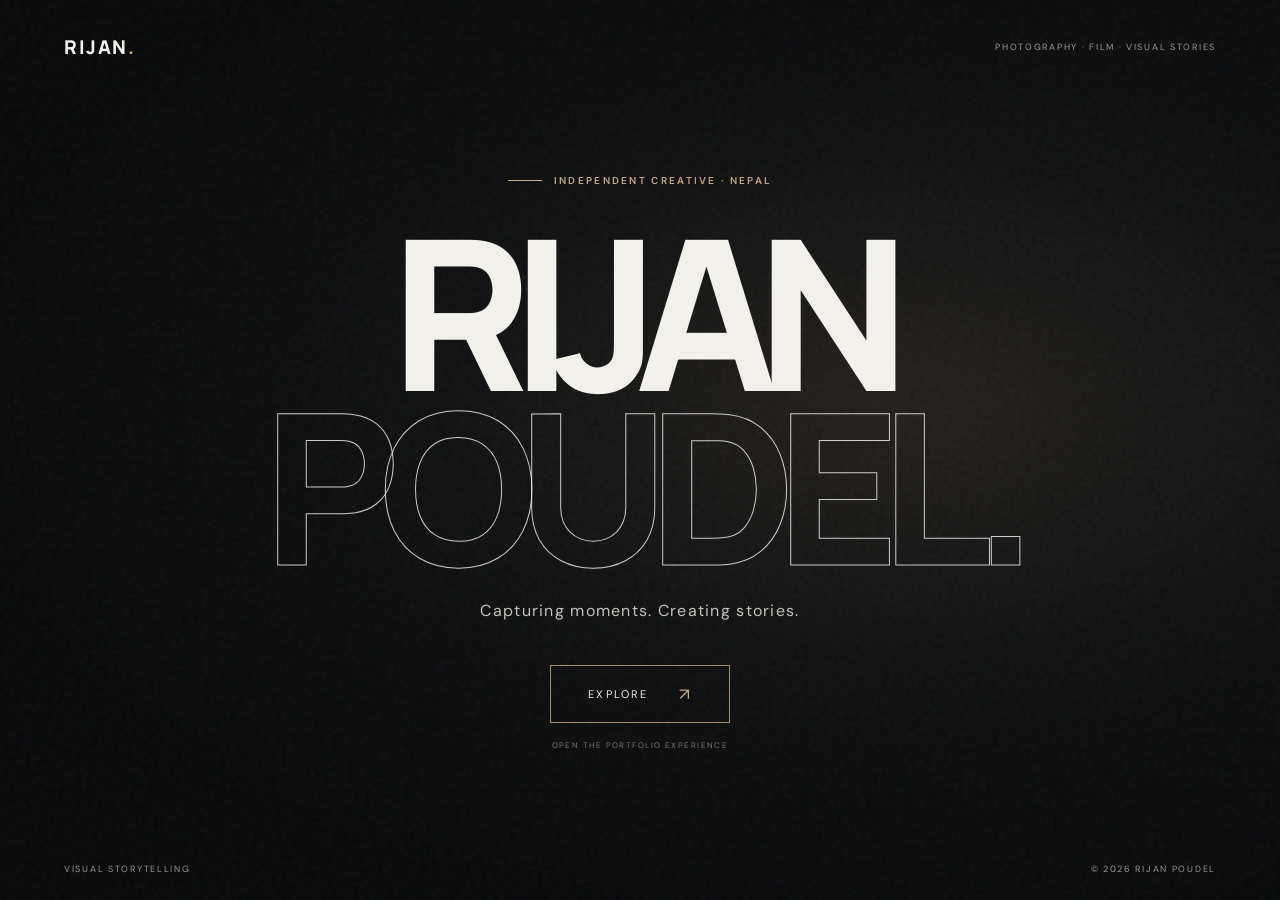
<file: index.html>
<!doctype html>
<html lang="en">
<head>
<meta charset="utf-8"><meta name="viewport" content="width=device-width,initial-scale=1,viewport-fit=cover">
<meta name="theme-color" content="#08090a"><meta name="description" content="Rijan Poudel — photography, video editing and visual storytelling.">
<link rel="icon" type="image/svg+xml" href="favicon.svg">
<title>Rijan Poudel — Welcome</title><link rel="preconnect" href="https://fonts.googleapis.com"><link rel="preconnect" href="https://fonts.gstatic.com" crossorigin>
<link href="https://fonts.googleapis.com/css2?family=DM+Sans:wght@400;500;600;700&family=Manrope:wght@400;500;600;700;800&display=swap" rel="stylesheet">
<link rel="stylesheet" href="style.css"><link rel="stylesheet" href="welcome.css">
</head>
<body class="welcome-page">
<div class="welcome-grain" aria-hidden="true"></div><main class="welcome-shell">
<div class="welcome-top"><a class="brand" href="index.html">RIJAN<span>.</span></a><span>PHOTOGRAPHY · FILM · VISUAL STORIES</span></div>
<section class="welcome-center"><p class="eyebrow"><span class="eyebrow-line"></span> INDEPENDENT CREATIVE · NEPAL</p>
<h1>RIJAN<br><em>POUDEL.</em></h1><p class="welcome-tagline">Capturing moments. Creating stories.</p>
<a class="explore-button" href="portfolio.html" target="_blank" rel="noopener noreferrer">EXPLORE <span>↗</span></a>
<p class="welcome-hint">OPEN THE PORTFOLIO EXPERIENCE</p></section>
<footer class="welcome-footer"><span>VISUAL STORYTELLING</span><span>© <span id="welcomeYear"></span> RIJAN POUDEL</span></footer>
</main><script src="welcome.js" defer></script>
</body></html>
</file>
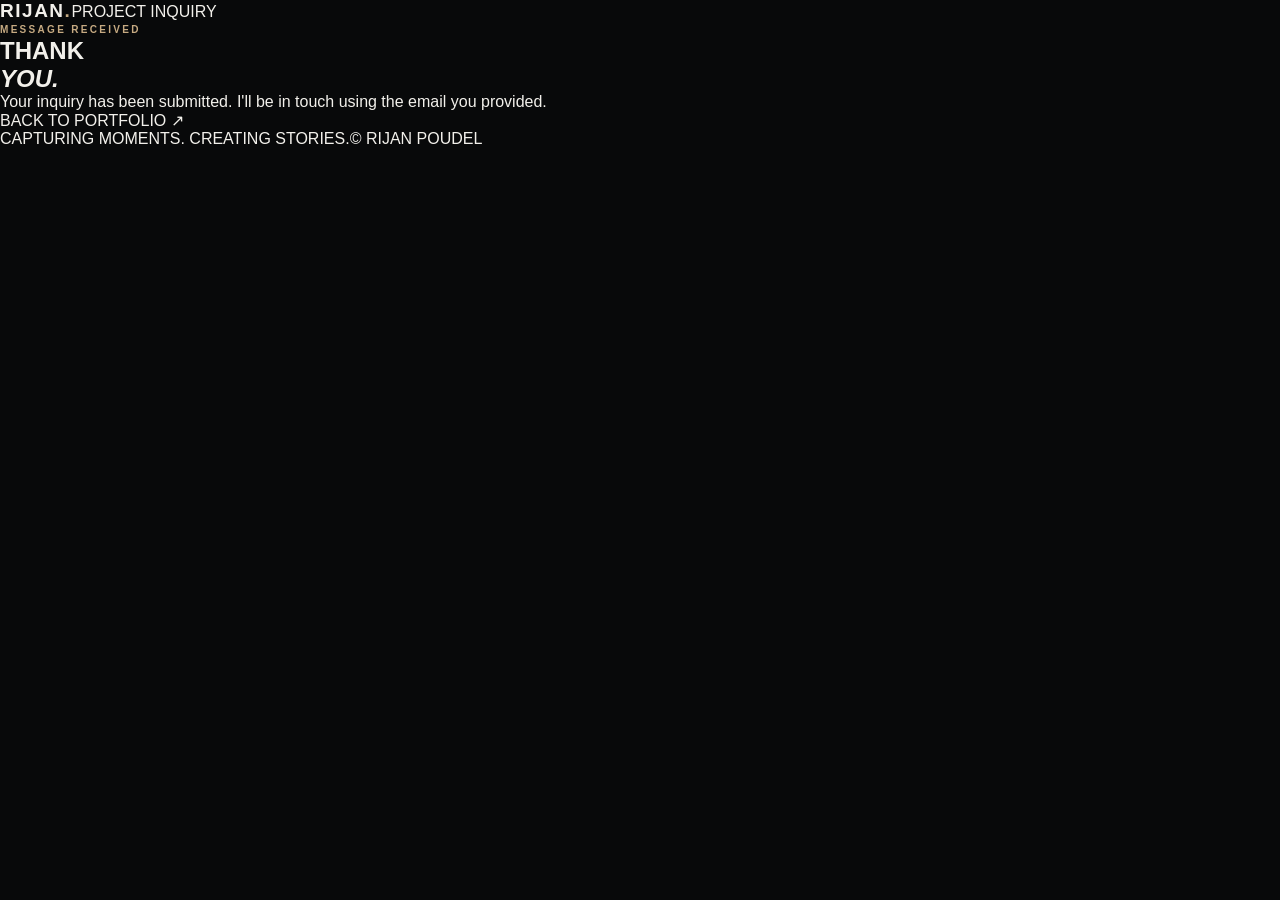
<file: thank-you.html>
<!doctype html><html lang="en"><head><meta charset="utf-8"><meta name="viewport" content="width=device-width,initial-scale=1"><meta name="theme-color" content="#08090a"><title>Inquiry received — Rijan Poudel</title><link rel="icon" href="favicon.svg" type="image/svg+xml"><link rel="stylesheet" href="style.css"></head><body><main class="welcome-shell"><div class="welcome-top"><a class="brand" href="index.html">RIJAN<span>.</span></a><span>PROJECT INQUIRY</span></div><section class="welcome-center"><p class="eyebrow">MESSAGE RECEIVED</p><h1>THANK<br><em>YOU.</em></h1><p class="welcome-tagline">Your inquiry has been submitted. I'll be in touch using the email you provided.</p><a class="explore-button" href="portfolio.html">BACK TO PORTFOLIO <span>↗</span></a></section><footer class="welcome-footer"><span>CAPTURING MOMENTS. CREATING STORIES.</span><span>© RIJAN POUDEL</span></footer></main></body></html>
</file>
<file: style.css>
:root{--bg:#08090a;--panel:#101214;--text:#f2f0eb;--muted:#999b9d;--line:rgba(255,255,255,.13);--accent:#c6aa82;--display:'Manrope',sans-serif;--body:'DM Sans',sans-serif;--header-h:76px}
*{box-sizing:border-box;margin:0;padding:0}html{scroll-behavior:smooth;scroll-padding-top:calc(var(--header-h) + 12px);background:var(--bg)}body{background:var(--bg);color:var(--text);font-family:var(--body);overflow-x:hidden;-webkit-font-smoothing:antialiased}body.modal-open{overflow:hidden}a{color:inherit;text-decoration:none}button{font:inherit;color:inherit}img{display:block;width:100%;height:100%;object-fit:cover}::selection{background:var(--accent);color:#090909}.wrap{width:min(1220px,calc(100% - 9vw));margin-inline:auto}.section-pad{padding:clamp(84px,11vw,154px) 0}.page-progress{position:fixed;z-index:300;top:0;left:0;width:100%;height:2px;background:transparent}.page-progress span{display:block;width:0;height:100%;background:var(--accent);transform-origin:left}.skip-link{position:absolute;left:-999px;top:8px;z-index:500;background:#fff;color:#000;padding:12px}.skip-link:focus{left:8px}
.header{height:var(--header-h);position:fixed;z-index:200;top:0;left:0;width:100%;padding:0 5vw;display:flex;align-items:center;justify-content:space-between;background:rgba(8,9,10,.72);backdrop-filter:blur(18px);-webkit-backdrop-filter:blur(18px);border-bottom:1px solid rgba(255,255,255,.07);transition:background .35s,border-color .35s}.header.scrolled{background:rgba(8,9,10,.94);border-color:var(--line)}.brand{font:800 19px var(--display);letter-spacing:.08em}.brand span{color:var(--accent)}.nav{display:flex;gap:clamp(20px,3.5vw,48px)}.nav a,.header-cta{font-size:11px;letter-spacing:.12em;text-transform:uppercase;color:#c7c7c4;transition:color .25s}.nav a:hover,.header-cta:hover{color:var(--accent)}.header-cta span{color:var(--accent);margin-left:8px}.menu-toggle{display:none;border:0;background:none;width:42px;height:42px;align-items:center;justify-content:center;flex-direction:column;gap:6px}.menu-toggle span{width:23px;height:1px;background:#fff;transition:transform .25s}
.hero{position:relative;isolation:isolate;min-height:100svh;display:flex;align-items:center;overflow:hidden;padding:calc(var(--header-h) + 70px) 0 80px}.hero-image,.hero-overlay{position:absolute;inset:0;z-index:-2}.hero-image img{object-position:68% 38%;animation:heroImageIn 1.7s cubic-bezier(.2,.7,.2,1) both;transform:scale(1.015)}.hero-overlay{z-index:-1;background:linear-gradient(90deg,rgba(4,6,8,.90) 0%,rgba(4,6,8,.68) 43%,rgba(4,6,8,.20) 100%),linear-gradient(0deg,rgba(4,6,8,.80),rgba(4,6,8,.10) 55%,rgba(4,6,8,.30))}.hero-content{position:relative;padding-top:30px}.eyebrow{font-size:10px;line-height:1.5;letter-spacing:.23em;text-transform:uppercase;color:var(--accent);font-weight:600}.hero-eyebrow{display:flex;align-items:center;gap:13px;margin-bottom:31px;animation:riseIn .8s .1s both}.eyebrow-line{width:34px;height:1px;background:var(--accent)}.hero-title{font:800 clamp(68px,13.3vw,188px)/.92 var(--display);letter-spacing:-.095em;max-width:1100px;position:relative;isolation:isolate}.title-line{display:block;overflow:visible;padding:0 .08em .06em 0}.title-inner{display:inline-block;animation:titleRise 1.05s cubic-bezier(.18,.72,.18,1) both;transform-origin:left center}.title-outline{color:transparent;-webkit-text-stroke:1px rgba(255,255,255,.83)}.title-outline .title-inner{animation-delay:.14s}.title-period{color:var(--accent);-webkit-text-stroke:0}.hero-bottom{display:grid;grid-template-columns:1fr auto 1fr;align-items:end;gap:30px;margin-top:clamp(42px,7vw,90px)}.hero-description{font-size:14px;line-height:1.8;color:#d2d1cd;animation:riseIn .9s .45s both}.round-link{width:55px;height:55px;border:1px solid rgba(255,255,255,.48);border-radius:50%;display:grid;place-items:center;font-size:22px;transition:background .3s,color .3s,transform .3s;animation:riseIn .9s .55s both}.round-link:hover{background:var(--accent);color:#08090a;transform:translateY(5px)}.hero-index{text-align:right;font-size:9px;line-height:1.8;letter-spacing:.18em;color:#eee;animation:riseIn .9s .65s both}.hero-index span{color:#a9aaa8}.hero-side-note{position:absolute;right:2.3vw;top:50%;writing-mode:vertical-rl;transform:translateY(-50%);font-size:8px;letter-spacing:.24em;color:rgba(255,255,255,.64)}
.intro{background:#0b0c0d}.intro-grid{display:grid;grid-template-columns:.7fr 1.3fr;gap:7vw}.intro-heading,.section-heading h2,.statement h2,.about-copy h2,.contact h2{font:600 clamp(38px,6.4vw,82px)/1.08 var(--display);letter-spacing:-.065em}.intro-heading em,.section-heading h2 em,.statement h2 em,.about-copy h2 em,.contact h2 em{font-family:Georgia,serif;font-weight:400;color:var(--accent)}.intro-copy{max-width:610px;color:var(--muted);font-size:15px;line-height:1.95;margin-top:27px}.text-link{display:inline-flex;gap:28px;align-items:center;margin-top:34px;padding-bottom:10px;border-bottom:1px solid var(--accent);font-size:11px;letter-spacing:.13em;text-transform:uppercase}.text-link span{color:var(--accent);transition:transform .25s}.text-link:hover span{transform:translate(4px,-4px)}
.work{background:#101112}.section-heading{display:flex;justify-content:space-between;align-items:end;gap:30px;margin-bottom:55px}.section-heading h2{margin-top:16px}.section-note{color:var(--muted);font-size:12px;line-height:1.8;padding-bottom:7px}.work-grid{display:grid;grid-template-columns:1fr 1fr;gap:42px 24px;align-items:start}.work-card{display:block;text-align:left;border:0;background:none;cursor:pointer;min-width:0}.work-card-tall{grid-row:span 2}.card-image{display:block;overflow:hidden;position:relative;background:#191b1d;aspect-ratio:1.36}.work-card-tall .card-image{aspect-ratio: .79}.work-card-portrait .card-image{aspect-ratio:1.15}.work-card-wide{grid-column:1/-1}.work-card-wide .card-image{aspect-ratio:2.15}.card-image img{transition:transform .9s cubic-bezier(.2,.7,.2,1),filter .6s;will-change:transform}.work-card:hover .card-image img{transform:scale(1.055);filter:brightness(.8)}.card-image:after{content:"";position:absolute;inset:0;border:1px solid rgba(255,255,255,0);transition:border .35s}.work-card:hover .card-image:after{border-color:rgba(255,255,255,.25)}.card-meta{display:flex;justify-content:space-between;align-items:end;padding-top:17px}.card-meta small,.film-caption small{display:block;color:var(--accent);font-size:9px;letter-spacing:.18em;margin-bottom:8px}.card-meta b{display:block;font:500 17px var(--display)}.card-meta i{font-style:normal;color:var(--accent);font-size:20px;transition:transform .25s}.work-card:hover .card-meta i{transform:translate(4px,-4px)}.sample-note{margin-top:32px;color:#777b7d;font-size:10px;line-height:1.7}
.statement{background:#090a0b;overflow:hidden}.statement-inner{position:relative}.statement h2{font-size:clamp(58px,10vw,135px);margin:36px 0 70px}.statement-bottom{display:flex;justify-content:space-between;border-top:1px solid var(--line);padding-top:17px;color:#85888a;font-size:9px;letter-spacing:.18em}
.about{background:#0d0e0f}.about-grid{display:grid;grid-template-columns:.9fr 1.1fr;gap:8vw;align-items:center}.about-photo{height:clamp(400px,54vw,690px);position:relative;background:#171819}.about-photo img{object-position:center 30%;transition:transform 1s}.about-photo:hover img{transform:scale(1.025)}.photo-index{position:absolute;bottom:16px;left:16px;background:rgba(8,9,10,.7);padding:9px 12px;font-size:8px;letter-spacing:.16em}.about-copy h2{margin:23px 0 27px}.about-copy>p:not(.eyebrow){color:var(--muted);font-size:13px;line-height:2;margin-bottom:17px}.about-tags{display:flex;flex-wrap:wrap;gap:8px;margin-top:27px}.about-tags span{border:1px solid var(--line);padding:9px 12px;color:#c3c3c0;font-size:9px;letter-spacing:.08em}
.film{background:#101112}.film-feature{background:#171819}.film-poster{width:100%;position:relative;display:block;overflow:hidden;border:0;background:#171819;cursor:pointer;aspect-ratio:2.15}.film-poster img{transition:transform 1s,filter .5s;filter:brightness(.72)}.film-poster:hover img{transform:scale(1.035);filter:brightness(.55)}.play-button{position:absolute;left:50%;top:50%;transform:translate(-50%,-50%);width:76px;height:76px;border:1px solid rgba(255,255,255,.75);border-radius:50%;display:grid;place-items:center;backdrop-filter:blur(8px);transition:background .3s,transform .3s}.play-button b{font-size:17px;margin-left:4px;font-weight:500}.film-poster:hover .play-button{background:var(--accent);color:#090909;transform:translate(-50%,-50%) scale(1.1)}.film-duration{position:absolute;bottom:22px;left:24px;font-size:9px;letter-spacing:.18em}.film-caption{padding:25px 28px;display:flex;justify-content:space-between;gap:30px;align-items:center}.film-caption h3{font:500 24px var(--display)}.film-caption p{max-width:360px;color:var(--muted);font-size:12px;line-height:1.8}
.services{background:#0b0c0d}.focus-list{margin-top:44px;border-top:1px solid var(--line)}.focus-item{display:grid;grid-template-columns:70px 1fr 1fr 30px;gap:20px;align-items:center;padding:25px 0;border-bottom:1px solid var(--line);transition:padding .35s,color .35s}.focus-item:hover{padding-left:12px;color:var(--accent)}.focus-item>span{font-size:10px;color:var(--accent)}.focus-item h3{font:500 clamp(18px,2.5vw,27px) var(--display)}.focus-item p{font-size:11px;color:var(--muted)}.focus-item>b{font-size:18px;font-weight:400;text-align:right}
.contact{background:#111314;text-align:center}.contact-inner{display:flex;flex-direction:column;align-items:center}.contact h2{font-size:clamp(60px,10vw,130px);margin:30px 0}.contact-intro{color:var(--muted);font-size:13px;line-height:1.8;max-width:430px}.contact-email{display:inline-flex;align-items:center;gap:20px;margin-top:38px;padding-bottom:12px;border-bottom:1px solid var(--accent);font:500 clamp(16px,2.7vw,27px) var(--display)}.contact-email span{font-size:17px;color:var(--accent)}.contact-socials{display:flex;flex-wrap:wrap;justify-content:center;gap:28px;margin-top:55px}.contact-socials a{font-size:10px;letter-spacing:.13em;text-transform:uppercase;color:#c0c0bd;transition:color .2s}.contact-socials a:hover{color:var(--accent)}.footer{background:#08090a;border-top:1px solid var(--line);padding:28px 0}.footer-row{display:flex;align-items:center;justify-content:space-between;gap:20px}.footer-row p{font-size:8px;letter-spacing:.16em;color:#777b7d}.back-top{position:fixed;z-index:90;right:22px;bottom:22px;width:42px;height:42px;border-radius:50%;border:1px solid var(--line);background:rgba(12,13,14,.85);color:#fff;cursor:pointer;opacity:0;visibility:hidden;transform:translateY(12px);transition:.3s}.back-top.show{opacity:1;visibility:visible;transform:translateY(0)}
.reveal{opacity:0;transform:translate3d(0,34px,0);transition:opacity .85s cubic-bezier(.2,.7,.2,1),transform .85s cubic-bezier(.2,.7,.2,1);will-change:opacity,transform}.reveal.is-visible{opacity:1;transform:translate3d(0,0,0)}.work-card:nth-child(2){transition-delay:.08s}.work-card:nth-child(3){transition-delay:.14s}.work-card:nth-child(4){transition-delay:.2s}.work-card:nth-child(5){transition-delay:.1s}.focus-item:nth-child(2){transition-delay:.06s}.focus-item:nth-child(3){transition-delay:.12s}.focus-item:nth-child(4){transition-delay:.18s}
.lightbox,.video-modal{border:0;padding:0;background:rgba(5,6,7,.97);color:#fff;max-width:none;max-height:none;width:100%;height:100%;margin:0;inset:0}.lightbox[open],.video-modal[open]{display:flex;align-items:center;justify-content:center}.lightbox::backdrop,.video-modal::backdrop{background:rgba(0,0,0,.96)}.lightbox figure{width:min(82vw,1100px);height:82vh;display:flex;flex-direction:column;align-items:center;justify-content:center;gap:15px}.lightbox figure img{height:calc(100% - 35px);object-fit:contain}.lightbox figcaption{font-size:11px;letter-spacing:.12em;color:#bbb}.modal-close{position:absolute;right:28px;top:20px;border:0;background:none;color:#fff;font-size:38px;cursor:pointer;z-index:3}.modal-arrow{position:absolute;top:50%;transform:translateY(-50%);border:1px solid var(--line);background:rgba(20,20,20,.8);width:48px;height:48px;border-radius:50%;cursor:pointer}.modal-arrow.prev{left:3vw}.modal-arrow.next{right:3vw}.video-modal video{width:min(90vw,1100px);max-height:78vh;background:#000}.video-modal[open]{flex-direction:column}
@keyframes titleRise{from{opacity:0;transform:translateY(105%)}to{opacity:1;transform:translateY(0)}}@keyframes riseIn{from{opacity:0;transform:translateY(22px)}to{opacity:1;transform:translateY(0)}}@keyframes heroImageIn{from{transform:scale(1.09);filter:brightness(.55)}to{transform:scale(1.015);filter:brightness(1)}}
@media(max-width:800px){:root{--header-h:68px}.wrap{width:calc(100% - 10vw)}.header{padding-inline:5vw}.menu-toggle{display:flex}.header-cta{display:none}.nav{position:absolute;top:var(--header-h);left:0;right:0;padding:0 7vw;display:flex;flex-direction:column;gap:0;background:rgba(8,9,10,.98);max-height:0;overflow:hidden;transition:max-height .35s ease,padding .35s ease}.nav.open{max-height:330px;padding-block:15px 25px;border-bottom:1px solid var(--line)}.nav a{padding:14px 0;border-bottom:1px solid rgba(255,255,255,.07)}.menu-toggle[aria-expanded=true] span:first-child{transform:translateY(3.5px) rotate(45deg)}.menu-toggle[aria-expanded=true] span:last-child{transform:translateY(-3.5px) rotate(-45deg)}.hero{min-height:92svh;padding-top:calc(var(--header-h) + 65px)}.hero-title{font-size:clamp(65px,17vw,130px)}.hero-side-note{display:none}.hero-bottom{grid-template-columns:1fr auto;gap:18px;margin-top:55px}.hero-index{display:none}.intro-grid{grid-template-columns:1fr;gap:30px}.section-heading{align-items:start;flex-direction:column;margin-bottom:35px}.section-note br{display:none}.work-grid{gap:30px 15px}.work-card-tall .card-image{aspect-ratio:.78}.card-meta b{font-size:14px}.card-meta small{font-size:8px}.about-grid{grid-template-columns:1fr;gap:42px}.about-photo{height:clamp(370px,105vw,600px)}.film-poster{aspect-ratio:1.35}.film-caption{align-items:start;flex-direction:column;gap:12px}.focus-item{grid-template-columns:35px 1fr 20px;gap:12px}.focus-item p{grid-column:2;grid-row:2}.focus-item>b{grid-column:3;grid-row:1/3}.footer-row{flex-wrap:wrap}.footer-row p:nth-child(2){display:none}}
@media(max-width:480px){.hero{min-height:88svh}.hero-eyebrow{font-size:8px;letter-spacing:.17em}.hero-title{font-size:clamp(58px,17.5vw,88px)}.hero-description{font-size:12px}.round-link{width:47px;height:47px}.work-grid{grid-template-columns:1fr;gap:30px}.work-card-tall{grid-row:auto}.work-card-wide{grid-column:auto}.work-card-tall .card-image,.work-card-portrait .card-image,.card-image{aspect-ratio:1.18}.work-card-wide .card-image{aspect-ratio:1.18}.statement h2{font-size:clamp(55px,14vw,82px);margin:28px 0 48px}.statement-bottom{font-size:7px}.contact-socials{gap:17px}.contact-socials a{font-size:9px}.lightbox figure{width:90vw;height:76vh}.modal-arrow{width:38px;height:38px;top:auto;bottom:20px}.modal-arrow.prev{left:calc(50% - 48px)}.modal-arrow.next{right:calc(50% - 48px)}.modal-close{right:17px;top:12px}}
@media(prefers-reduced-motion:reduce){html{scroll-behavior:auto}*,*::before,*::after{animation-duration:.01ms!important;animation-iteration-count:1!important;transition-duration:.01ms!important;scroll-behavior:auto!important}.reveal{opacity:1;transform:none}}

/* Live cinematic atmosphere */
:root{--pointer-x:50vw;--pointer-y:40vh}
.hero::after{content:"";position:absolute;inset:0;z-index:-1;pointer-events:none;background:radial-gradient(460px circle at var(--pointer-x) var(--pointer-y),rgba(198,170,130,.10),transparent 70%);mix-blend-mode:screen;opacity:.75}
.hero-image img{animation:heroImageIn 1.7s cubic-bezier(.2,.7,.2,1) both,heroDrift 22s ease-in-out 1.7s infinite alternate;will-change:transform}
.hero-content{z-index:1}.hero-title{min-height:1.84em}.title-line{line-height:.92}
.eyebrow-line{animation:linePulse 2.8s ease-in-out infinite alternate}
.card-image img{backface-visibility:hidden}
@keyframes heroDrift{from{transform:scale(1.015) translate3d(0,0,0)}to{transform:scale(1.075) translate3d(-.7%,.4%,0)}}
@keyframes linePulse{from{width:22px;opacity:.55}to{width:48px;opacity:1}}
@media(max-width:800px){.hero-title{min-height:1.84em}.hero::after{display:none}}
@media(prefers-reduced-motion:reduce){.hero-image img{animation:none;transform:none}.eyebrow-line{animation:none}.hero::after{display:none}}

/* GPT helper and scroll-following position marker */
.scroll-orbit{position:fixed;z-index:80;right:9px;top:18%;height:64vh;width:12px;pointer-events:none;border-right:1px solid rgba(255,255,255,.12)}.scroll-orbit span{position:absolute;right:-4px;top:0;width:8px;height:8px;border-radius:50%;background:var(--accent);box-shadow:0 0 14px rgba(198,170,130,.75);transform:translateY(0);will-change:transform}.gpt-widget{position:fixed;z-index:250;right:22px;bottom:82px;font-family:var(--body)}.gpt-launcher{display:flex;align-items:center;gap:9px;border:1px solid rgba(198,170,130,.65);border-radius:30px;padding:9px 15px 9px 9px;background:rgba(13,15,16,.94);backdrop-filter:blur(14px);font-size:11px;letter-spacing:.12em;cursor:pointer;box-shadow:0 8px 35px #0008}.gpt-orb{width:27px;height:27px;border-radius:50%;display:grid;place-items:center;background:var(--accent);color:#090909;font-size:16px}.gpt-panel{position:absolute;right:0;bottom:52px;width:min(350px,calc(100vw - 34px));height:440px;max-height:65svh;border:1px solid rgba(198,170,130,.3);border-radius:15px;background:#101314;box-shadow:0 20px 70px #000b;overflow:hidden;display:flex;flex-direction:column}.gpt-panel[hidden]{display:none}.gpt-head{padding:15px 16px;display:flex;justify-content:space-between;align-items:center;border-bottom:1px solid var(--line)}.gpt-head div{display:grid;gap:3px}.gpt-head b{font:700 15px var(--display);letter-spacing:.1em}.gpt-head small,.gpt-privacy{font-size:9px;color:#929592}.gpt-head button{border:0;background:none;font-size:25px;color:#ddd;cursor:pointer}.gpt-messages{padding:15px;display:flex;flex-direction:column;gap:10px;overflow:auto;flex:1}.gpt-bubble{align-self:flex-start;max-width:92%;padding:11px 12px;border-radius:3px 12px 12px 12px;background:#202526;color:#e8e8e3;font-size:12px;line-height:1.65}.gpt-bubble.user{align-self:flex-end;background:#c6aa82;color:#111;border-radius:12px 3px 12px 12px}.gpt-quick{display:flex;gap:6px;flex-wrap:wrap;padding:0 12px 10px}.gpt-quick button{border:1px solid var(--line);background:transparent;color:#c9c6bf;border-radius:20px;padding:7px 9px;font-size:9px;cursor:pointer}.gpt-form{display:flex;gap:8px;padding:10px 12px;border-top:1px solid var(--line)}.gpt-form input{min-width:0;flex:1;background:#080a0b;border:1px solid #343839;border-radius:8px;padding:11px;color:#fff;font:12px var(--body)}.gpt-form button{width:38px;border:0;border-radius:8px;background:var(--accent);color:#111;font-size:20px;cursor:pointer}.gpt-privacy{padding:0 12px 10px;line-height:1.5}.sr-only{position:absolute;width:1px;height:1px;padding:0;margin:-1px;overflow:hidden;clip:rect(0,0,0,0);white-space:nowrap;border:0}@media(max-width:600px){.gpt-widget{right:14px;bottom:75px}.scroll-orbit{right:4px;height:52vh}.gpt-panel{height:410px}}


/* Interactive 3D camera showcase */
.camera-showcase{position:relative;overflow:hidden;background:radial-gradient(ellipse at 72% 50%,rgba(198,170,130,.10),transparent 38%),#0c0e0f}
.camera-layout{display:grid;grid-template-columns:.85fr 1.15fr;align-items:center;gap:5vw;min-height:520px}
.camera-copy h2{font:700 clamp(38px,5.3vw,70px)/1.05 var(--display);letter-spacing:-.055em;margin:24px 0}
.camera-copy h2 em{font-style:normal;color:var(--accent)}
.camera-copy>p:not(.eyebrow){max-width:390px;color:var(--muted);font-size:13px;line-height:1.9}
.camera-instruction{display:inline-flex;align-items:center;gap:10px;margin-top:28px;color:#aaa9a3;font-size:9px;letter-spacing:.16em}
.camera-instruction i{width:7px;height:7px;border-radius:50%;background:var(--accent);box-shadow:0 0 14px var(--accent);animation:cameraPulse 1.8s infinite}
.camera-stage{position:relative;min-height:420px;display:grid;place-items:center;perspective:1100px;touch-action:pan-y;cursor:grab;outline:none;isolation:isolate}
.camera-stage:active{cursor:grabbing}.camera-stage:focus-visible{outline:1px solid var(--accent);outline-offset:8px;border-radius:16px}
.camera-glow{position:absolute;width:min(70%,430px);aspect-ratio:1;border-radius:50%;background:radial-gradient(circle,rgba(198,170,130,.24),rgba(110,84,53,.08) 42%,transparent 70%);filter:blur(12px);animation:cameraGlow 5s ease-in-out infinite alternate}
.camera-3d{position:relative;width:min(76%,390px);height:230px;transform-style:preserve-3d;transform:rotateX(-12deg) rotateY(-24deg);transition:filter .3s;will-change:transform;z-index:1}
.camera-face{position:absolute;inset:0;border:1px solid #77736c;border-radius:28px 28px 23px 23px;background:linear-gradient(145deg,#45484a 0%,#202426 24%,#111516 75%,#292b2c 100%);box-shadow:inset 0 2px 4px #ffffff30,inset 0 -8px 18px #0008,0 35px 60px #0009;transform:translateZ(35px);overflow:hidden}
.camera-depth{position:absolute;inset:0;border-radius:26px;background:linear-gradient(90deg,#090b0c,#333638 45%,#111415);transform:translateZ(-34px);box-shadow:0 20px 35px #0008}
.camera-side{position:absolute;right:-34px;top:15px;width:34px;height:195px;transform:rotateY(90deg) translateZ(17px);transform-origin:left center;background:linear-gradient(90deg,#0c0e0f,#343739);border:1px solid #555;border-radius:0 12px 12px 0}
.camera-top{position:absolute;left:12px;right:12px;top:-34px;height:35px;transform:rotateX(90deg) translateZ(17px);transform-origin:bottom center;background:linear-gradient(#55595a,#1a1d1e);border:1px solid #666;border-radius:12px 12px 0 0}
.camera-topline{position:absolute;left:22px;right:22px;top:17px;height:27px;display:flex;align-items:center;justify-content:space-between;color:#c6aa82;font:700 11px var(--display);letter-spacing:.16em}
.camera-dial{width:22px;height:22px;border-radius:50%;border:3px dotted #aaa;background:radial-gradient(circle,#272a2b 40%,#777 43%,#252829 68%);box-shadow:0 2px 5px #000}
.camera-shutter{width:17px;height:9px;border-radius:5px;background:linear-gradient(#d6d1c7,#666);box-shadow:0 2px 3px #000}
.camera-viewfinder{position:absolute;left:50%;top:16px;width:52px;height:24px;transform:translateX(-50%);border:4px solid #171a1b;border-radius:8px;background:linear-gradient(135deg,#555,#141819);box-shadow:0 2px 5px #000}
.camera-lens{position:absolute;left:50%;top:53%;width:145px;height:145px;transform:translate(-50%,-50%) translateZ(10px);border-radius:50%;display:grid;place-items:center;background:repeating-radial-gradient(circle,#111 0 5px,#555 6px 8px,#17191a 9px 12px);border:5px solid #090b0c;box-shadow:0 0 0 4px #777,0 0 0 9px #202324,0 12px 20px #000b,0 0 35px #c6aa8230}
.lens-glass{width:88px;height:88px;border-radius:50%;border:2px solid #888;background:radial-gradient(circle at 36% 30%,#8c9a9b 0 3%,#293b43 13%,#0c1419 43%,#020405 70%);box-shadow:inset 0 0 20px #9cbac255,0 0 15px #7c9ca655;display:grid;place-items:center}
.lens-glass i{width:22px;height:22px;border-radius:50%;background:#b9c9c8;filter:blur(9px);opacity:.55;transform:translate(-15px,-17px)}
.lens-ring{position:absolute;inset:9px;border:1px solid #a5a5a0;border-radius:50%;pointer-events:none}
.camera-grip{position:absolute;right:15px;top:72px;width:31px;height:105px;border-radius:10px;background:repeating-linear-gradient(0deg,#111 0 4px,#292c2d 5px 7px);box-shadow:inset 1px 0 3px #aaa5}
.camera-bottomline{position:absolute;left:22px;right:22px;bottom:14px;display:flex;justify-content:space-between;color:#aaa9a2;font-size:7px;letter-spacing:.15em}
.camera-stage-label{position:absolute;bottom:20px;color:#797b79;font-size:8px;letter-spacing:.22em}
@keyframes cameraPulse{50%{opacity:.45;transform:scale(.8)}}@keyframes cameraGlow{to{transform:scale(1.13);opacity:.65}}
@media(max-width:800px){.camera-layout{grid-template-columns:1fr;gap:20px;padding-block:25px}.camera-stage{min-height:350px}.camera-3d{width:min(76%,350px);height:205px}.camera-lens{width:125px;height:125px}.lens-glass{width:76px;height:76px}}
@media(max-width:480px){.camera-stage{min-height:300px}.camera-3d{width:78%;height:180px}.camera-face{border-radius:20px}.camera-lens{width:108px;height:108px}.lens-glass{width:65px;height:65px}.camera-grip{right:10px;top:62px;height:83px;width:24px}.camera-side{height:150px;top:15px}.camera-copy h2{font-size:42px}}
@media(prefers-reduced-motion:reduce){.camera-glow,.camera-instruction i{animation:none}}
/* V3.2 solid interactive cinema camera */
.camera-stage{position:relative;min-height:440px;overflow:hidden;touch-action:pan-y;cursor:grab;isolation:isolate}
.camera-stage:active{cursor:grabbing}
#cameraCanvas{position:absolute;inset:0;width:100%;height:100%;display:block;z-index:2;outline:none}
.camera-glow{position:absolute;z-index:1;left:50%;top:48%;width:min(78%,460px);aspect-ratio:1;transform:translate(-50%,-50%);border-radius:50%;background:radial-gradient(circle,rgba(177,153,255,.28),rgba(198,170,130,.12) 40%,transparent 70%);filter:blur(18px);transition:transform .08s linear;pointer-events:none}
.camera-reset{position:absolute;z-index:4;right:18px;top:18px;border:1px solid rgba(198,170,130,.5);border-radius:20px;background:rgba(10,12,14,.72);color:#e8dfd1;padding:9px 13px;font:600 9px var(--body);letter-spacing:.16em;cursor:pointer;backdrop-filter:blur(10px)}
.camera-reset:hover{background:var(--accent);color:#101010}
.camera-stage-label{position:absolute;z-index:4;bottom:15px;left:50%;transform:translateX(-50%);width:max-content;max-width:95%;text-align:center;color:#aaa9a2;font-size:8px;letter-spacing:.16em;pointer-events:none}
.gpt-form button:disabled{opacity:.55;cursor:wait}
@media(max-width:800px){.camera-stage{min-height:380px}}
@media(max-width:480px){.camera-stage{min-height:310px}.camera-stage-label{font-size:7px;letter-spacing:.08em}.camera-reset{top:10px;right:10px}}

/* V3.3 — rear LCD live-view dialog */
.camera-screen-modal{border:1px solid rgba(198,170,130,.32);padding:34px;background:rgba(9,12,14,.98);color:#f3f1eb;width:min(760px,94vw);max-width:760px;max-height:92vh;border-radius:18px;box-shadow:0 28px 100px #000c}
.camera-screen-modal[open]{display:block}
.camera-screen-modal::backdrop{background:rgba(0,0,0,.86);backdrop-filter:blur(8px)}
.camera-screen-content{width:100%;display:flex;flex-direction:column;gap:13px}
.camera-screen-content h2{font:700 clamp(30px,5vw,48px) var(--display);margin:0;letter-spacing:-.045em}
.camera-screen-content h2 em{font-family:Georgia,serif;font-weight:400;color:var(--accent)}
.webcam-frame{position:relative;width:100%;aspect-ratio:16/9;background:linear-gradient(145deg,#151d25,#050708);border:1px solid #42484b;border-radius:12px;overflow:hidden;display:grid;place-items:center}
.webcam-frame video{width:100%;height:100%;object-fit:cover;transform:scaleX(-1);background:#050708}
.webcam-placeholder{position:absolute;inset:0;display:flex;flex-direction:column;align-items:center;justify-content:center;gap:10px;background:radial-gradient(ellipse at center,#27333b,#090c0e 70%);text-align:center;padding:20px}
.webcam-placeholder[hidden]{display:none}
.webcam-placeholder span{font-size:34px;color:var(--accent)}
.webcam-placeholder b{font-size:10px;letter-spacing:.2em}
.webcam-placeholder small{font-size:11px;color:#a6aaa8;max-width:300px;line-height:1.6}
.camera-screen-note{font-size:11px;line-height:1.6;color:#aeb2b0;margin:0}
.camera-screen-actions{display:flex;gap:9px;flex-wrap:wrap}
.camera-live-button{border:1px solid var(--accent);border-radius:30px;padding:11px 17px;background:var(--accent);color:#111;font:700 9px var(--body);letter-spacing:.14em;cursor:pointer}
.camera-live-button.secondary{background:transparent;color:#e9e5dc;border-color:#555}
.camera-live-button:disabled{opacity:.4;cursor:not-allowed}
@media(max-width:520px){.camera-screen-modal{padding:25px 16px 20px}.camera-screen-modal .modal-close{right:14px;top:8px}.camera-screen-content h2{padding-top:16px}}


/* V3.4 — gallery filters and physical camera monitor */
.gallery-tools{display:flex;justify-content:space-between;align-items:center;gap:18px;flex-wrap:wrap;margin:-25px 0 32px}
.gallery-filters{display:flex;gap:8px;flex-wrap:wrap}
.gallery-filter{border:1px solid rgba(255,255,255,.14);background:transparent;color:#b9bbb9;border-radius:30px;padding:9px 14px;font:600 9px var(--body);letter-spacing:.1em;cursor:pointer;transition:background .2s,color .2s,border-color .2s}
.gallery-filter:hover,.gallery-filter.is-active{background:var(--accent);border-color:var(--accent);color:#111}
.gallery-count{font-size:10px;color:#8f9290;letter-spacing:.12em}
.work-card[hidden]{display:none!important}
.camera-stage{min-height:490px;overflow:hidden}
#cameraCanvas{position:relative;z-index:2;width:100%;height:100%;min-height:440px;display:block;touch-action:pan-y;outline:none}
.camera-glow{z-index:0}
.camera-live-controls{position:absolute;z-index:5;left:50%;bottom:43px;transform:translateX(-50%);width:min(92%,430px);display:flex;justify-content:center;align-items:center;gap:8px;flex-wrap:wrap;pointer-events:auto}
.camera-live-controls .camera-live-button{padding:9px 13px;font-size:8px}
.camera-live-controls #cameraScreenStatus{flex-basis:100%;text-align:center;color:#aeb2b0;font-size:9px;line-height:1.45;text-shadow:0 2px 8px #000}
.camera-live-controls button:disabled{opacity:.45;cursor:not-allowed}
.camera-stage-label{z-index:4;bottom:12px}
.camera-fallback{display:grid;place-items:center}
.camera-fallback-card{position:relative;z-index:2;width:min(82%,460px);text-align:center;color:#b6b7b3;font-size:11px;line-height:1.6}
.camera-fallback-card img{height:auto;max-height:260px;object-fit:contain;border-radius:12px;margin-bottom:14px;box-shadow:0 25px 70px #0009}
@media(max-width:800px){.camera-stage{min-height:420px}#cameraCanvas{min-height:390px}}
@media(max-width:480px){.camera-stage{min-height:360px}#cameraCanvas{min-height:330px}.camera-live-controls{bottom:40px;width:96%}.camera-live-controls #cameraScreenStatus{font-size:8px}.gallery-tools{margin-top:-12px}.gallery-filters{gap:6px}.gallery-filter{padding:8px 10px;font-size:8px}}
@media(prefers-reduced-motion:reduce){.gallery-filter{transition:none}}


/* V3.5 — navigation feedback, focus visibility and resilient motion preferences */
.nav a[aria-current="location"] {
  color: var(--text, #f2f0ea);
}
.nav a[aria-current="location"]::after {
  transform: scaleX(1);
}
:where(a, button, input, textarea, select, [tabindex]):focus-visible {
  outline: 2px solid var(--accent, #c6aa82);
  outline-offset: 4px;
}
@media (prefers-reduced-motion: reduce) {
  html:focus-within { scroll-behavior: auto !important; }
  *, *::before, *::after {
    animation-duration: .01ms !important;
    animation-iteration-count: 1 !important;
    transition-duration: .01ms !important;
    scroll-behavior: auto !important;
  }
}
.comparison-divider i{width:42px;height:42px;display:grid;place-items:center;border-radius:50%;background:#f4f0e9;color:#101112;font-style:normal;font-size:17px;box-shadow:0 3px 18px #0008}.comparison-note{margin:14px auto 0;max-width:760px;text-align:center;color:var(--muted);font-size:10px;line-height:1.7}
.inquiry-form{width:min(100%,760px);margin:36px auto 10px;text-align:left}.inquiry-grid{display:grid;grid-template-columns:1fr 1fr;gap:18px}.inquiry-grid label{display:flex;flex-direction:column;gap:8px;color:#c9c9c4;font-size:10px;letter-spacing:.08em;text-transform:uppercase}.inquiry-grid input,.inquiry-grid select,.inquiry-grid textarea{width:100%;min-height:46px;padding:12px 13px;border:1px solid #ffffff24;border-radius:5px;background:#090b0c;color:#f2f0ea;font:400 13px var(--body);letter-spacing:0;text-transform:none;outline:none}.inquiry-grid textarea{resize:vertical;min-height:125px}.inquiry-grid input:focus,.inquiry-grid select:focus,.inquiry-grid textarea:focus{border-color:var(--accent);box-shadow:0 0 0 2px #c6aa8230}.inquiry-grid select:invalid{color:#898b88}.inquiry-full{grid-column:1/-1}.inquiry-submit{display:flex;align-items:center;justify-content:space-between;gap:35px;margin-top:22px;padding:15px 19px;width:100%;border:0;border-radius:4px;background:var(--accent);color:#101112;font:700 10px var(--body);letter-spacing:.14em;cursor:pointer}.inquiry-submit:hover{filter:brightness(1.08)}.inquiry-submit span{font-size:18px}.form-privacy{margin-top:12px;color:#858985;font-size:9px;line-height:1.6}.form-honeypot{position:absolute!important;left:-10000px!important}.contact .contact-email{margin-top:28px}
@media(max-width:600px){.comparison-frame{aspect-ratio:4/3}.comparison-mono img{width:90vw}.comparison-label{top:10px;font-size:8px}.before-label{left:10px}.after-label{right:10px}.inquiry-grid{grid-template-columns:1fr;gap:14px}.inquiry-full{grid-column:auto}.inquiry-form{margin-top:25px}}


/* V3.5.1 — premium before/after Colour Lab slider, based on the supplied reference */
.comparison-section{position:relative;overflow:hidden;background:radial-gradient(ellipse at 78% 16%,rgba(112,83,255,.13),transparent 36%),#090a0d}
.comparison-section .section-heading{align-items:end}
.comparison-section .eyebrow{color:#9b86ff}
.comparison-section .section-heading h2 em{color:#a18cff}
.comparison-frame{--split:50%;position:relative;isolation:isolate;width:100%;aspect-ratio:16/9;min-height:280px;max-height:690px;overflow:hidden;border:1px solid rgba(177,158,255,.22);border-radius:18px;background:#11131a;box-shadow:0 24px 80px rgba(0,0,0,.42),0 0 50px rgba(112,83,255,.08)}
.comparison-original,.comparison-final{position:absolute;inset:0;width:100%;height:100%;object-fit:cover}
.comparison-original{filter:saturate(.88) contrast(1.02);}
.comparison-final{position:absolute;inset:0;clip-path:inset(0 0 0 var(--split));}
.comparison-final img{width:100%;height:100%;object-fit:cover;filter:saturate(1.2) contrast(1.08) brightness(1.03) sepia(.08) hue-rotate(-5deg)}
.comparison-frame:after{content:"";position:absolute;inset:0;z-index:1;pointer-events:none;background:linear-gradient(180deg,rgba(5,7,12,.34),transparent 24%,transparent 75%,rgba(5,7,12,.22))}
.comparison-label{position:absolute;z-index:3;top:20px;display:inline-flex;align-items:center;min-height:32px;padding:0 13px;border:1px solid rgba(255,255,255,.2);border-radius:8px;background:rgba(8,10,16,.72);color:#f4f2ff;font-size:9px;font-weight:700;letter-spacing:.13em;backdrop-filter:blur(12px);-webkit-backdrop-filter:blur(12px)}
.before-label{left:20px}.after-label{right:20px;border-color:rgba(155,134,255,.75);}
.comparison-range{position:absolute;z-index:6;inset:0;width:100%;height:100%;margin:0;padding:0;opacity:0;cursor:ew-resize;touch-action:pan-y;appearance:none;-webkit-appearance:none}
.comparison-range:focus-visible{opacity:1;outline:2px solid #a18cff;outline-offset:-5px;border-radius:18px}
.comparison-divider{position:absolute;z-index:4;top:0;bottom:0;left:var(--split);width:2px;transform:translateX(-50%);background:rgba(255,255,255,.95);box-shadow:0 0 16px rgba(0,0,0,.42);pointer-events:none}
.comparison-divider i{position:absolute;left:50%;top:50%;transform:translate(-50%,-50%);display:flex;align-items:center;justify-content:center;gap:2px;width:58px;height:58px;border:2px solid rgba(255,255,255,.95);border-radius:50%;background:rgba(8,10,16,.94);color:#fff;font-style:normal;box-shadow:0 8px 28px rgba(0,0,0,.42),0 0 24px rgba(125,99,255,.2)}
.comparison-divider i b{font:400 22px/1 var(--body);}
.comparison-note{margin:16px auto 0;max-width:760px;text-align:center;color:#92939f;font-size:10px;line-height:1.8;letter-spacing:.025em}
@media(max-width:700px){.comparison-section .section-heading{align-items:start;flex-direction:column;gap:16px;margin-bottom:30px}.comparison-frame{aspect-ratio:4/3;min-height:0;border-radius:13px}.comparison-label{top:12px;min-height:28px;padding:0 10px;font-size:8px}.before-label{left:12px}.after-label{right:12px}.comparison-divider i{width:48px;height:48px}.comparison-divider i b{font-size:19px}.comparison-note{font-size:9px;padding-inline:8px}}

/* V3.5.3 inquiry feedback and fallback link */
.form-status { min-height: 1.4em; margin: 12px 0 0; color: #d7c5a6; font-size: 13px; }
.form-fallback { margin: 8px 0 0; color: #92929a; font-size: 12px; }
.form-fallback a { color: #e7d2ae; text-underline-offset: 3px; }
.inquiry-submit:disabled { opacity: .65; cursor: wait; }

/* V3.5.4 — dual-currency budget clarity */
.budget-note{display:block;margin-top:2px;color:#8f9491;font-size:9px;line-height:1.5;letter-spacing:0;text-transform:none}
</file>
<file: welcome.css>
*{box-sizing:border-box}.welcome-page{min-height:100svh;overflow:hidden;background:radial-gradient(ellipse at 70% 45%,#24211d 0%,#101112 36%,#08090a 75%);color:#f2f0eb}.welcome-shell{min-height:100svh;padding:34px 5vw 25px;display:flex;flex-direction:column;position:relative;isolation:isolate}.welcome-grain{position:fixed;inset:0;pointer-events:none;opacity:.08;z-index:0;background-image:url("data:image/svg+xml,%3Csvg viewBox='0 0 180 180' xmlns='http://www.w3.org/2000/svg'%3E%3Cfilter id='n'%3E%3CfeTurbulence type='fractalNoise' baseFrequency='.9' numOctaves='3' stitchTiles='stitch'/%3E%3C/filter%3E%3Crect width='100%25' height='100%25' filter='url(%23n)' opacity='.5'/%3E%3C/svg%3E")}.welcome-top,.welcome-footer{display:flex;justify-content:space-between;align-items:center;gap:20px;position:relative;z-index:1}.welcome-top>span,.welcome-footer{font-size:9px;letter-spacing:.19em;color:#9a9a96}.welcome-center{margin:auto;position:relative;z-index:1;text-align:center;padding:70px 0}.welcome-center .eyebrow{justify-content:center;display:flex;align-items:center;gap:12px}.welcome-center h1{font:800 clamp(76px,17vw,210px)/.83 'Manrope',sans-serif;letter-spacing:-.1em;margin:36px 0 28px;animation:welcomeRise 1s cubic-bezier(.2,.7,.2,1) both}.welcome-center h1 em{font-style:normal;color:transparent;-webkit-text-stroke:1px rgba(255,255,255,.78)}.welcome-tagline{color:#c4c1bb;font-size:clamp(12px,1.5vw,16px);letter-spacing:.08em}.explore-button{margin:44px auto 0;display:flex;width:180px;height:58px;align-items:center;justify-content:center;gap:30px;border:1px solid rgba(198,170,130,.8);color:#f2f0eb;font-size:11px;letter-spacing:.2em;transition:background .3s,color .3s,transform .3s}.explore-button span{color:#c6aa82;font-size:17px}.explore-button:hover{background:#c6aa82;color:#08090a;transform:translateY(-3px)}.explore-button:hover span{color:#08090a}.welcome-hint{margin-top:17px;color:#777873;font-size:8px;letter-spacing:.18em}.welcome-footer{width:100%}@keyframes welcomeRise{from{opacity:0;transform:translateY(30px);filter:blur(8px)}to{opacity:1;transform:translateY(0);filter:blur(0)}}@media(max-width:600px){.welcome-shell{padding:25px 6vw 20px}.welcome-top>span{font-size:7px;letter-spacing:.1em}.welcome-center h1{font-size:clamp(72px,19vw,120px)}.welcome-center .eyebrow{font-size:8px}.welcome-footer{font-size:7px;letter-spacing:.12em}}@media(prefers-reduced-motion:reduce){.welcome-center h1{animation:none}.explore-button{transition:none}}
</file>
